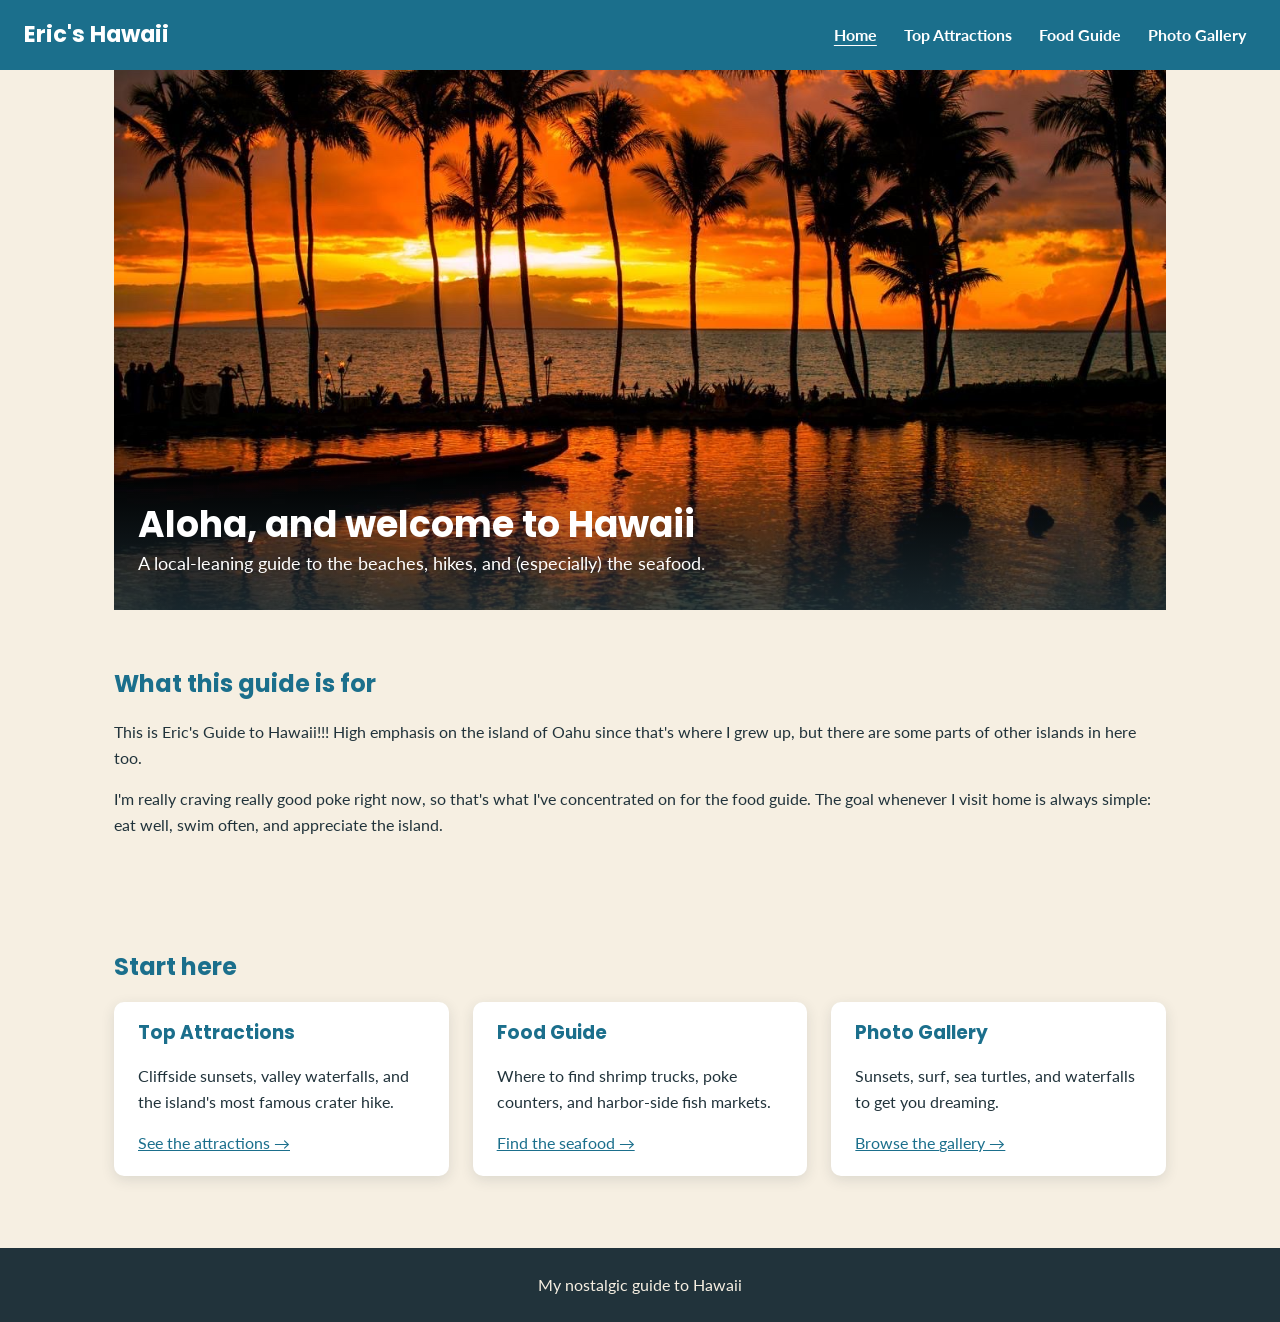
<file: index.html>
<!DOCTYPE html>
<html lang="en">
<head>
  <meta charset="UTF-8" />
  <!-- Tells mobile browsers to use the device width instead of pretending to be a
       980px desktop. Required for the media queries in Milestone 4 to take effect. -->
  <meta name="viewport" content="width=device-width, initial-scale=1.0" />
  <title>Globetrotter | Hawaii</title>
  <!-- Google Fonts: preconnect speeds up the font download; the stylesheet pulls
       Poppins (headings) and Lato (body). -->
  <link rel="preconnect" href="https://fonts.googleapis.com" />
  <link rel="preconnect" href="https://fonts.gstatic.com" crossorigin />
  <link href="https://fonts.googleapis.com/css2?family=Lato:wght@400;700&family=Poppins:wght@500;600;700&display=swap" rel="stylesheet" />
  <link rel="stylesheet" href="css/styles.css" />
</head>
<body>
  <!-- This header + nav block is identical on every page. In plain HTML there's no
       "include" mechanism, so it's copied into each file. If one nav link changes,
       it has to change in all four pages. -->
  <header class="site-header">
    <a class="site-logo" href="index.html">Eric's Hawaii</a>
    <nav class="site-nav" aria-label="Primary">
      <ul class="nav-list">
        <li><a href="index.html" aria-current="page">Home</a></li>
        <li><a href="attractions.html">Top Attractions</a></li>
        <li><a href="food-guide.html">Food Guide</a></li>
        <li><a href="gallery.html">Photo Gallery</a></li>
      </ul>
    </nav>
  </header>

  <!-- <main> marks the one block of content unique to this page. Screen readers can
       jump straight to it, skipping the repeated header/nav. -->
  <main>
    <!-- The hero: the big first impression. The image lives in CSS as a background
         later; for now it's a real <img> so it shows up before styling exists. -->
    <section class="hero">
      <img class="hero-image" src="images/hero-beach.jpg" alt="A turquoise Hawaiian beach with palm trees" />
      <div class="hero-text">
        <h1>Aloha, and welcome to Hawaii</h1>
        <p class="hero-tagline">A local-leaning guide to the beaches, hikes, and (especially) the seafood.</p>
      </div>
    </section>

    <section class="intro">
      <h2>What this guide is for</h2>
      <p>
        This is Eric's Guide to Hawaii!!! High emphasis on the island of Oahu since
        that's where I grew up, but there are some parts of other islands in here too.
      </p>
      <p>
        I'm really craving really good poke right now, so that's what I've concentrated
        on for the food guide. The goal whenever I visit home is always simple: eat well,
        swim often, and appreciate the island.
      </p>
    </section>

    <!-- A short three-up summary that links out to the subpages. Each block is an
         <article> because it's a self-contained teaser that could stand on its own. -->
    <section class="highlights">
      <h2>Start here</h2>
      <div class="highlight-grid">
        <article class="highlight-card">
          <h3>Top Attractions</h3>
          <p>Cliffside sunsets, valley waterfalls, and the island's most famous crater hike.</p>
          <a href="attractions.html">See the attractions &rarr;</a>
        </article>
        <article class="highlight-card">
          <h3>Food Guide</h3>
          <p>Where to find shrimp trucks, poke counters, and harbor-side fish markets.</p>
          <a href="food-guide.html">Find the seafood &rarr;</a>
        </article>
        <article class="highlight-card">
          <h3>Photo Gallery</h3>
          <p>Sunsets, surf, sea turtles, and waterfalls to get you dreaming.</p>
          <a href="gallery.html">Browse the gallery &rarr;</a>
        </article>
      </div>
    </section>
  </main>

  <footer class="site-footer">
    <p>My nostalgic guide to Hawaii</p>
  </footer>
</body>
</html>
</file>
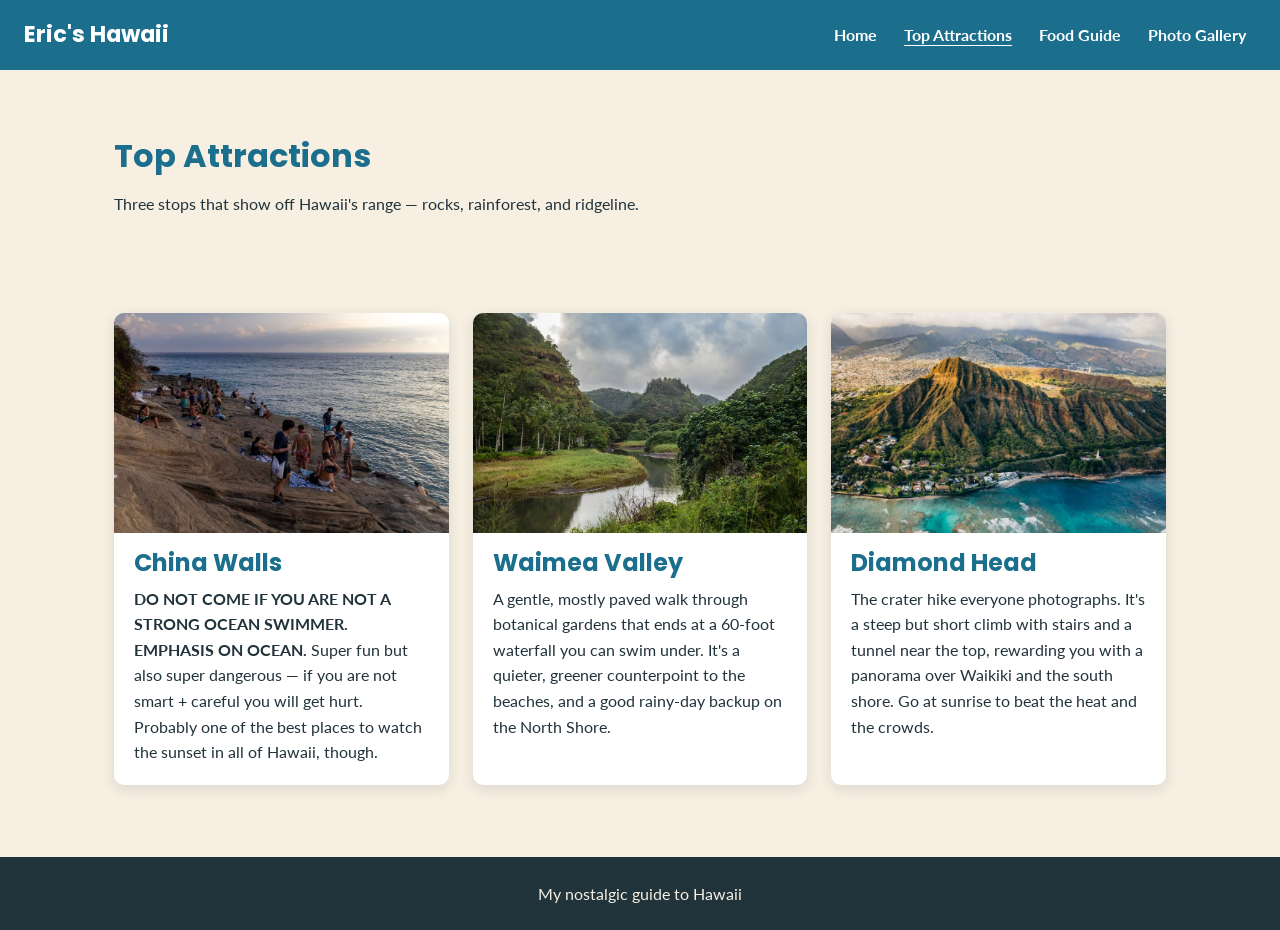
<file: attractions.html>
<!DOCTYPE html>
<html lang="en">
<head>
  <meta charset="UTF-8" />
  <meta name="viewport" content="width=device-width, initial-scale=1.0" />
  <title>Globetrotter | Top Attractions</title>
  <link rel="preconnect" href="https://fonts.googleapis.com" />
  <link rel="preconnect" href="https://fonts.gstatic.com" crossorigin />
  <link href="https://fonts.googleapis.com/css2?family=Lato:wght@400;700&family=Poppins:wght@500;600;700&display=swap" rel="stylesheet" />
  <link rel="stylesheet" href="css/styles.css" />
</head>
<body>
  <header class="site-header">
    <a class="site-logo" href="index.html">Eric's Hawaii</a>
    <nav class="site-nav" aria-label="Primary">
      <ul class="nav-list">
        <li><a href="index.html">Home</a></li>
        <li><a href="attractions.html" aria-current="page">Top Attractions</a></li>
        <li><a href="food-guide.html">Food Guide</a></li>
        <li><a href="gallery.html">Photo Gallery</a></li>
      </ul>
    </nav>
  </header>

  <main>
    <section class="page-intro">
      <h1>Top Attractions</h1>
      <p>Three stops that show off Hawaii's range &mdash; rocks, rainforest, and ridgeline.</p>
    </section>

    <!-- Each attraction is an <article>: a standalone unit of content with the same
         shape (image, title, description). Keeping the inner structure identical is
         what lets one CSS rule style all three the same way. -->
    <section class="attraction-list">
      <article class="attraction-card">
        <img class="attraction-image" src="images/china-walls.jpg" alt="People gathered on the rocky ledge at China Walls watching the sunset over the ocean" />
        <h2 class="attraction-name">China Walls</h2>
        <p class="attraction-description">
          <strong>DO NOT COME IF YOU ARE NOT A STRONG OCEAN SWIMMER. EMPHASIS ON OCEAN.</strong>
          Super fun but also super dangerous &mdash; if you are not smart + careful you will
          get hurt. Probably one of the best places to watch the sunset in all of Hawaii, though.
        </p>
      </article>

      <article class="attraction-card">
        <img class="attraction-image" src="images/waimea-valley.jpg" alt="A waterfall at the end of the Waimea Valley trail" />
        <h2 class="attraction-name">Waimea Valley</h2>
        <p class="attraction-description">
          A gentle, mostly paved walk through botanical gardens that ends at a
          60-foot waterfall you can swim under. It's a quieter, greener counterpoint
          to the beaches, and a good rainy-day backup on the North Shore.
        </p>
      </article>

      <article class="attraction-card">
        <img class="attraction-image" src="images/diamond-head.jpg" alt="The view from the summit of Diamond Head crater" />
        <h2 class="attraction-name">Diamond Head</h2>
        <p class="attraction-description">
          The crater hike everyone photographs. It's a steep but short climb with
          stairs and a tunnel near the top, rewarding you with a panorama over Waikiki
          and the south shore. Go at sunrise to beat the heat and the crowds.
        </p>
      </article>
    </section>
  </main>

  <footer class="site-footer">
    <p>My nostalgic guide to Hawaii</p>
  </footer>
</body>
</html>
</file>
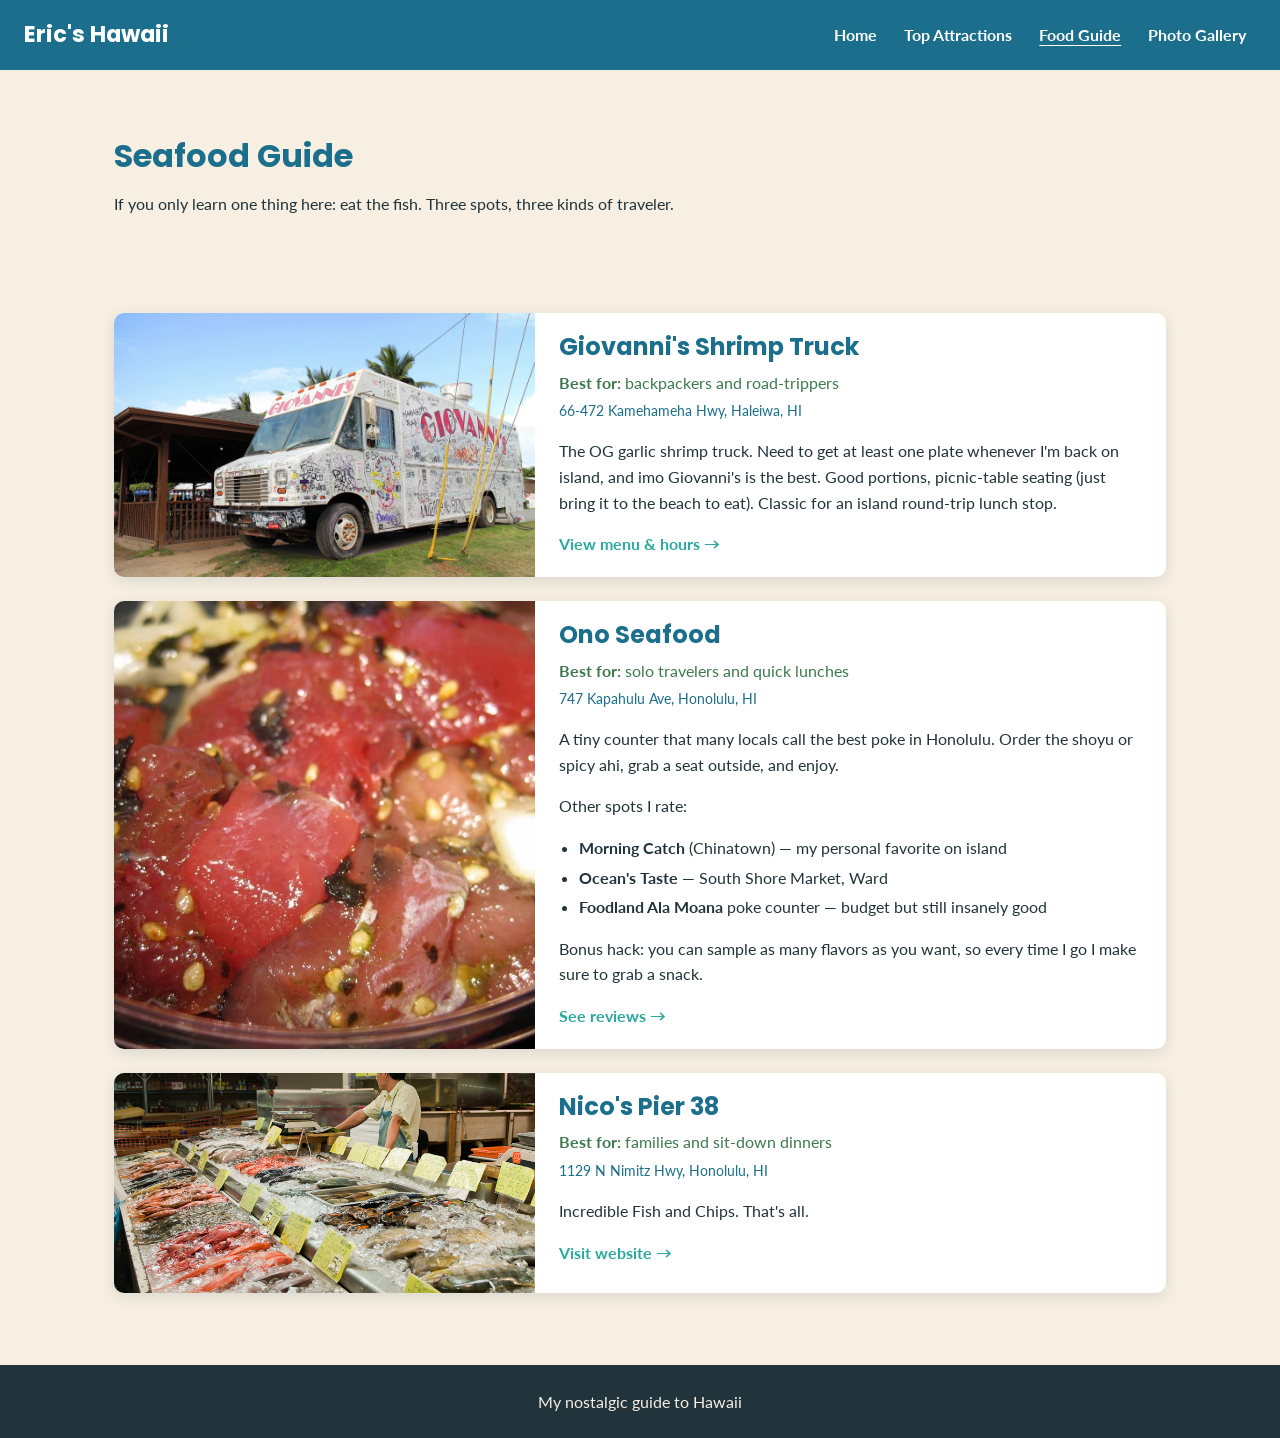
<file: food-guide.html>
<!DOCTYPE html>
<html lang="en">
<head>
  <meta charset="UTF-8" />
  <meta name="viewport" content="width=device-width, initial-scale=1.0" />
  <title>Globetrotter | Food Guide</title>
  <link rel="preconnect" href="https://fonts.googleapis.com" />
  <link rel="preconnect" href="https://fonts.gstatic.com" crossorigin />
  <link href="https://fonts.googleapis.com/css2?family=Lato:wght@400;700&family=Poppins:wght@500;600;700&display=swap" rel="stylesheet" />
  <link rel="stylesheet" href="css/styles.css" />
</head>
<body>
  <header class="site-header">
    <a class="site-logo" href="index.html">Eric's Hawaii</a>
    <nav class="site-nav" aria-label="Primary">
      <ul class="nav-list">
        <li><a href="index.html">Home</a></li>
        <li><a href="attractions.html">Top Attractions</a></li>
        <li><a href="food-guide.html" aria-current="page">Food Guide</a></li>
        <li><a href="gallery.html">Photo Gallery</a></li>
      </ul>
    </nav>
  </header>

  <main>
    <section class="page-intro">
      <h1>Seafood Guide</h1>
      <p>If you only learn one thing here: eat the fish. Three spots, three kinds of traveler.</p>
    </section>

    <section class="food-list">
      <!-- Each entry is an <article>. The address uses the <address> element, which
           is the semantically correct tag for contact/location info. The "more info"
           link opens in a new tab (target="_blank"); rel="noopener" is a small
           security habit that stops the new page from controlling this one. -->
      <article class="food-card">
        <div class="food-media">
          <img class="food-image" src="images/shrimp-truck.jpg" alt="Garlic shrimp plate from a North Shore food truck" />
        </div>
        <div class="food-body">
          <h2 class="food-name">Giovanni's Shrimp Truck</h2>
          <p class="food-audience"><strong>Best for:</strong> backpackers and road-trippers</p>
          <address class="food-address">66-472 Kamehameha Hwy, Haleiwa, HI</address>
          <p class="food-description">
            The OG garlic shrimp truck. Need to get at least one plate whenever I'm back
            on island, and imo Giovanni's is the best. Good portions, picnic-table seating
            (just bring it to the beach to eat). Classic for an island round-trip lunch stop.
          </p>
          <a class="food-link" href="https://www.giovannisshrimptruck.com/" target="_blank" rel="noopener">
            View menu &amp; hours &rarr;
          </a>
        </div>
      </article>

      <article class="food-card">
        <div class="food-media">
          <img class="food-image" src="images/poke-bowl.jpg" alt="A fresh ahi poke bowl over rice" />
        </div>
        <div class="food-body">
          <h2 class="food-name">Ono Seafood</h2>
          <p class="food-audience"><strong>Best for:</strong> solo travelers and quick lunches</p>
          <address class="food-address">747 Kapahulu Ave, Honolulu, HI</address>
          <p class="food-description">
            A tiny counter that many locals call the best poke in Honolulu. Order the
            shoyu or spicy ahi, grab a seat outside, and enjoy.
          </p>
          <p class="food-description">Other spots I rate:</p>
          <ul class="food-alternatives">
            <li><strong>Morning Catch</strong> (Chinatown) &mdash; my personal favorite on island</li>
            <li><strong>Ocean's Taste</strong> &mdash; South Shore Market, Ward</li>
            <li><strong>Foodland Ala Moana</strong> poke counter &mdash; budget but still insanely good</li>
          </ul>
          <p class="food-description">
            Bonus hack: you can sample as many flavors as you want, so every time I go
            I make sure to grab a snack.
          </p>
          <a class="food-link" href="https://www.yelp.com/biz/ono-seafood-honolulu" target="_blank" rel="noopener">
            See reviews &rarr;
          </a>
        </div>
      </article>

      <article class="food-card">
        <div class="food-media">
          <img class="food-image" src="images/fish-market.jpg" alt="Fresh fish on ice at a harbor-side market" />
        </div>
        <div class="food-body">
          <h2 class="food-name">Nico's Pier 38</h2>
          <p class="food-audience"><strong>Best for:</strong> families and sit-down dinners</p>
          <address class="food-address">1129 N Nimitz Hwy, Honolulu, HI</address>
          <p class="food-description">
            Incredible Fish and Chips. That's all.
          </p>
          <a class="food-link" href="https://nicospier38.com/" target="_blank" rel="noopener">
            Visit website &rarr;
          </a>
        </div>
      </article>
    </section>
  </main>

  <footer class="site-footer">
    <p>My nostalgic guide to Hawaii</p>
  </footer>
</body>
</html>
</file>
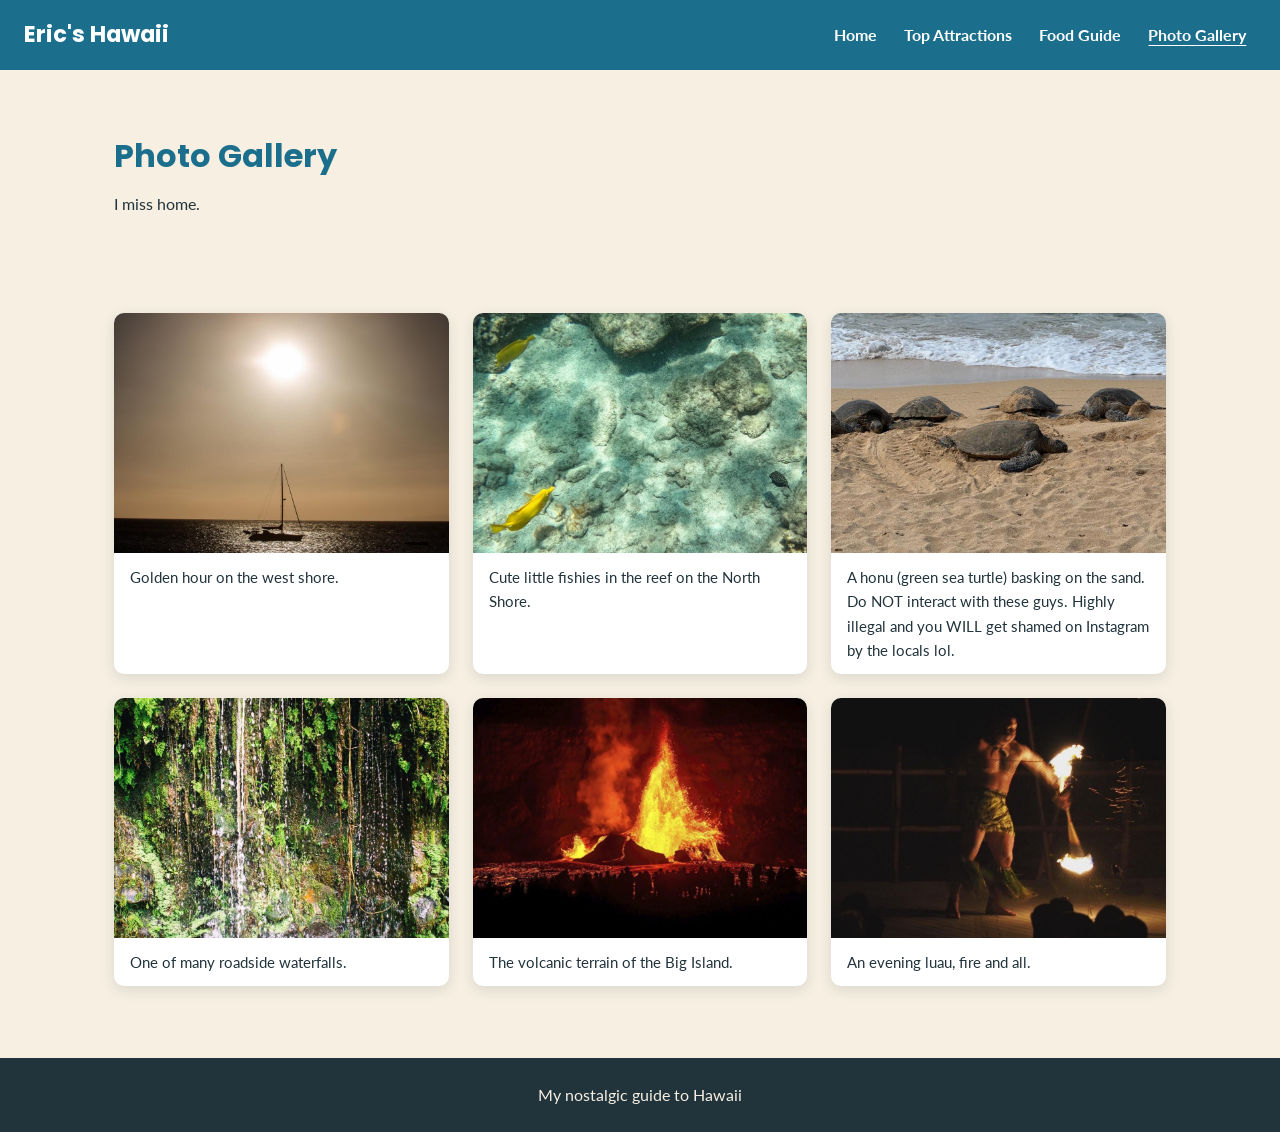
<file: gallery.html>
<!DOCTYPE html>
<html lang="en">
<head>
  <meta charset="UTF-8" />
  <meta name="viewport" content="width=device-width, initial-scale=1.0" />
  <title>Globetrotter | Photo Gallery</title>
  <link rel="preconnect" href="https://fonts.googleapis.com" />
  <link rel="preconnect" href="https://fonts.gstatic.com" crossorigin />
  <link href="https://fonts.googleapis.com/css2?family=Lato:wght@400;700&family=Poppins:wght@500;600;700&display=swap" rel="stylesheet" />
  <link rel="stylesheet" href="css/styles.css" />
</head>
<body>
  <header class="site-header">
    <a class="site-logo" href="index.html">Eric's Hawaii</a>
    <nav class="site-nav" aria-label="Primary">
      <ul class="nav-list">
        <li><a href="index.html">Home</a></li>
        <li><a href="attractions.html">Top Attractions</a></li>
        <li><a href="food-guide.html">Food Guide</a></li>
        <li><a href="gallery.html" aria-current="page">Photo Gallery</a></li>
      </ul>
    </nav>
  </header>

  <main>
    <section class="page-intro">
      <h1>Photo Gallery</h1>
      <p>I miss home.</p>
    </section>

    <!-- Each photo is a <figure> and its caption is a <figcaption>. This pairs the
         caption to the image as a single unit in the document outline, instead of
         leaving a loose <p> that just happens to sit near an <img>. The alt text
         describes the image for screen readers; the caption is the visible label. -->
    <section class="gallery">
      <figure class="gallery-item">
        <img src="images/gallery-sunset.jpg" alt="The sun setting over the Pacific Ocean" />
        <figcaption>Golden hour on the west shore.</figcaption>
      </figure>

      <figure class="gallery-item">
        <img src="images/gallery-surf.jpg" alt="Colorful fish on a coral reef" />
        <figcaption>Cute little fishies in the reef on the North Shore.</figcaption>
      </figure>

      <figure class="gallery-item">
        <img src="images/gallery-turtle.jpg" alt="A green sea turtle resting near the shore" />
        <figcaption>A honu (green sea turtle) basking on the sand. Do NOT interact with these guys. Highly illegal and you WILL get shamed on Instagram by the locals lol.</figcaption>
      </figure>

      <figure class="gallery-item">
        <img src="images/gallery-waterfall.jpg" alt="A waterfall surrounded by tropical greenery" />
        <figcaption>One of many roadside waterfalls.</figcaption>
      </figure>

      <figure class="gallery-item">
        <img src="images/gallery-volcano.jpg" alt="A volcanic landscape with hardened lava fields" />
        <figcaption>The volcanic terrain of the Big Island.</figcaption>
      </figure>

      <figure class="gallery-item">
        <img src="images/gallery-luau.jpg" alt="A traditional Hawaiian luau gathering at dusk" />
        <figcaption>An evening luau, fire and all.</figcaption>
      </figure>
    </section>
  </main>

  <footer class="site-footer">
    <p>My nostalgic guide to Hawaii</p>
  </footer>
</body>
</html>
</file>
<file: css/styles.css>
/* Globetrotter shared stylesheet.
   Linked by every page so the nav, colors, and cards stay identical site-wide.

   Milestone 2 = look (color + type + spacing). Layout into rows/columns comes in
   Milestone 3 (Flexbox); responsive breakpoints come in Milestone 4. */

/* ------------------------------------------------------------------ *
 * 1. Design tokens
 * Custom properties (CSS variables) hold the palette in one place. Change
 * a value here and it updates everywhere it's referenced via var(--name).
 * This is like a config/constants file rather than hard-coding hex values
 * all over the stylesheet.
 * ------------------------------------------------------------------ */
:root {
  --ocean: #1b6f8c;
  --lagoon: #2aa9a0;
  --palm: #3c7a4f;
  --sand: #f6efe2;
  --sun: #f4a259;
  --ink: #21333b;        /* near-black text, tinted slightly blue-green */
  --white: #ffffff;

  --font-heading: "Poppins", system-ui, sans-serif;
  --font-body: "Lato", system-ui, sans-serif;

  --radius: 10px;
  --shadow: 0 4px 14px rgba(33, 51, 59, 0.12);
}

/* ------------------------------------------------------------------ *
 * 2. Base / reset
 * box-sizing: border-box makes padding/border count *inside* an element's
 * width, so a 300px box with padding stays 300px. The * selector applies it
 * to everything. Removing default body margin avoids a stray gap at the top.
 * ------------------------------------------------------------------ */
* {
  box-sizing: border-box;
}

body {
  margin: 0;
  font-family: var(--font-body);
  color: var(--ink);
  background-color: var(--sand);
  line-height: 1.6;
}

h1, h2, h3 {
  font-family: var(--font-heading);
  line-height: 1.2;
  color: var(--ocean);
}

a {
  color: var(--ocean);
}

/* Stop images from ever spilling past their container. display:block removes
   the small gap browsers leave under inline images. */
img {
  max-width: 100%;
  display: block;
}

/* ------------------------------------------------------------------ *
 * 3. Header + navigation
 * Styled here (colors, spacing, hover); the horizontal row layout is added
 * with Flexbox in Milestone 3.
 * ------------------------------------------------------------------ */
.site-header {
  background-color: var(--ocean);
  padding: 1rem 1.5rem;
}

.site-logo {
  font-family: var(--font-heading);
  font-weight: 700;
  font-size: 1.4rem;
  color: var(--white);
  text-decoration: none;
}

/* Strip the default bullets and indentation off the nav list. */
.nav-list {
  list-style: none;
  margin: 0;
  padding: 0;
}

.nav-list a {
  display: inline-block;
  padding: 0.4rem 0.6rem;
  color: var(--white);
  text-decoration: none;
  font-weight: 700;
  border-radius: 6px;
}

.nav-list a:hover {
  background-color: var(--lagoon);
}

/* aria-current="page" marks the link for the page you're on; this gives it a
   subtle underline so users can see where they are. */
.nav-list a[aria-current="page"] {
  text-decoration: underline;
  text-underline-offset: 4px;
}

/* ------------------------------------------------------------------ *
 * 4. Hero (home page)
 * The text sits on top of the image. position:relative on the section makes
 * it the anchor for the absolutely-positioned caption.
 * ------------------------------------------------------------------ */
.hero {
  position: relative;
}

.hero-image {
  width: 100%;
  height: 60vh;          /* 60% of the viewport height for a tall, immersive banner */
  object-fit: cover;     /* crop to fill instead of squishing the photo */
}

.hero-text {
  position: absolute;
  bottom: 0;
  left: 0;
  right: 0;
  padding: 2rem 1.5rem;
  /* A dark gradient fading up from the bottom keeps white text readable over
     any photo without hiding the image. */
  background: linear-gradient(to top, rgba(33, 51, 59, 0.75), rgba(33, 51, 59, 0));
  color: var(--white);
}

.hero-text h1 {
  color: var(--white);
  margin: 0 0 0.25rem;
  font-size: 2.25rem;
}

.hero-tagline {
  margin: 0;
  font-size: 1.1rem;
}

/* ------------------------------------------------------------------ *
 * 5. Generic content sections
 * A shared max-width + auto side margins centers content in a readable column
 * instead of stretching full-width on big screens.
 * ------------------------------------------------------------------ */
main {
  max-width: 1100px;
  margin: 0 auto;
  padding: 0 1.5rem;
}

.intro,
.highlights,
.page-intro,
.attraction-list,
.food-list,
.gallery {
  padding: 2.5rem 0;
}

.page-intro h1 {
  font-size: 2rem;
  margin-bottom: 0.25rem;
}

/* ------------------------------------------------------------------ *
 * 6. Cards (home highlights, attractions, food)
 * Shared card look: white background, rounded corners, soft shadow. The
 * arrangement into columns is Flexbox in Milestone 3.
 * ------------------------------------------------------------------ */
.highlight-card,
.attraction-card,
.food-card {
  background-color: var(--white);
  border-radius: var(--radius);
  box-shadow: var(--shadow);
  overflow: hidden;       /* clips the image's corners to the rounded card */
  margin-bottom: 1.5rem;
}

.highlight-card {
  padding: 1.25rem 1.5rem;
}

.highlight-card h3 {
  margin-top: 0;
}

.attraction-image,
.food-image {
  width: 100%;
  height: 220px;
  object-fit: cover;
}

.attraction-name,
.food-name {
  margin: 1rem 1.25rem 0.5rem;
}

.attraction-description,
.food-body {
  margin: 0;
  padding: 0 1.25rem 1.25rem;
}

.food-audience {
  color: var(--palm);
  margin: 0 0 0.25rem;
}

/* <address> defaults to italic; restyle it as a small, plain location line. */
.food-address {
  font-style: normal;
  font-size: 0.9rem;
  color: var(--ocean);
  margin: 0 0 0.75rem;
}

.food-link {
  font-weight: 700;
  color: var(--lagoon);
  text-decoration: none;
}

.food-link:hover {
  text-decoration: underline;
}

/* Pull the alternatives list in from the browser's default deep indent and give
   the items a little breathing room. */
.food-alternatives {
  margin: 0 0 0.75rem;
  padding-left: 1.25rem;
}

.food-alternatives li {
  margin-bottom: 0.25rem;
}

/* ------------------------------------------------------------------ *
 * 7. Gallery
 * Same card treatment for each figure; the grid layout is Flexbox in M3.
 * ------------------------------------------------------------------ */
.gallery-item {
  margin: 0 0 1.5rem;
  background-color: var(--white);
  border-radius: var(--radius);
  box-shadow: var(--shadow);
  overflow: hidden;
}

.gallery-item img {
  width: 100%;
  height: 240px;
  object-fit: cover;
}

.gallery-item figcaption {
  padding: 0.75rem 1rem;
  font-size: 0.95rem;
}

/* ------------------------------------------------------------------ *
 * 8. Footer
 * ------------------------------------------------------------------ */
.site-footer {
  background-color: var(--ink);
  color: var(--sand);
  text-align: center;
  padding: 1.5rem;
  margin-top: 2rem;
}

.site-footer p {
  margin: 0;
}

/* ================================================================== *
 * MILESTONE 3: FLEXBOX LAYOUT
 * Flexbox turns a container into a flex context; its direct children become
 * flex items that line up along a main axis (row by default). This is where
 * the stacked Milestone 2 elements become rows and grids.
 * ================================================================== */

/* --- Header: logo left, nav right, on one line --- */
.site-header {
  display: flex;
  justify-content: space-between;  /* max space between logo and nav */
  align-items: center;             /* vertically center them */
  flex-wrap: wrap;                 /* allow nav to drop below logo if cramped */
  gap: 0.5rem;
}

.nav-list {
  display: flex;
  flex-wrap: wrap;
  gap: 0.5rem;
}

/* --- Home highlight cards: 3 across, wrapping --- */
.highlight-grid {
  display: flex;
  flex-wrap: wrap;
  gap: 1.5rem;
}

/* flex: 1 1 260px = grow to fill, shrink if needed, but aim for ~260px wide.
   When three no longer fit at 260px each, flex-wrap drops them to a new row. */
.highlight-card {
  flex: 1 1 260px;
  margin-bottom: 0;   /* gap handles spacing now, so drop the M2 margin */
}

/* --- Attractions: 3 cards across, wrapping --- */
.attraction-list {
  display: flex;
  flex-wrap: wrap;
  gap: 1.5rem;
}

.attraction-card {
  flex: 1 1 280px;
  margin-bottom: 0;
}

/* --- Food guide: image beside text in each entry --- */
.food-list {
  display: flex;
  flex-direction: column;  /* stack the entries vertically... */
  gap: 1.5rem;
}

.food-card {
  display: flex;           /* ...but lay out each entry as a row */
  align-items: stretch;
  margin-bottom: 0;
}

/* The image sits in a .food-media wrapper that takes ~40% width and stretches to
   the full card height (align-items: stretch on .food-card). The image is then
   positioned to fill that wrapper and crops with object-fit, so it matches the
   text height whether the text is short or long -- no leftover gap above or below. */
.food-media {
  flex: 0 0 40%;
  position: relative;
  min-height: 220px;       /* a sensible floor when a card's text is very short */
}

.food-image {
  position: absolute;
  inset: 0;                /* shorthand for top/right/bottom/left: 0 */
  width: 100%;
  height: 100%;
  object-fit: cover;
}

/* The text column takes the remaining space and gets its own padding now that
   it sits beside the image instead of below it. */
.food-body {
  flex: 1;
  padding: 1.25rem 1.5rem;
}

.food-name {
  margin: 0 0 0.5rem;
}

/* --- Gallery: flexible grid of figures, ~3 per row --- */
.gallery {
  display: flex;
  flex-wrap: wrap;
  gap: 1.5rem;
}

.gallery-item {
  flex: 1 1 280px;
  margin-bottom: 0;
}

/* ================================================================== *
 * MILESTONE 4: RESPONSIVE / MEDIA QUERIES
 * A media query applies its rules only when the condition is true. These use
 * max-width (override downward from the desktop base). Because the cards
 * already wrap via flex, the queries mostly handle the things that don't fix
 * themselves: the nav, the hero size, and the food card's image/text relationship.
 * ================================================================== */

/* --- Tablet and below (<= 1024px): tighten the hero a little --- */
@media (max-width: 1024px) {
  .hero-image {
    height: 50vh;
  }

  .hero-text h1 {
    font-size: 1.9rem;
  }
}

/* --- Phones (<= 600px): the big layout shifts --- */
@media (max-width: 600px) {
  /* Stack the logo above centered nav links so they're tap-friendly. */
  .site-header {
    flex-direction: column;
    text-align: center;
  }

  /* Full width gives flex-wrap a boundary to wrap the links against; without
     this the list shrinks to its content and overflows the screen. */
  .nav-list {
    width: 100%;
    justify-content: center;
  }

  /* Hero shrinks so content below is reachable without a long scroll. */
  .hero-image {
    height: 40vh;
  }

  .hero-text h1 {
    font-size: 1.5rem;
  }

  /* Force a single column for all card groups by letting each card take the
     full row width (flex-basis 100%). */
  .highlight-card,
  .attraction-card,
  .gallery-item {
    flex-basis: 100%;
  }

  /* The meaningful mobile change: food entries go from side-by-side to a
     stacked card (image on top, text below). */
  .food-card {
    flex-direction: column;
  }

  /* Stacked: the media wrapper becomes a full-width band on top with a fixed
     height; the image still fills it. */
  .food-media {
    flex-basis: auto;
    width: 100%;
    height: 200px;
    min-height: 0;
  }

  /* Smaller side padding so content isn't cramped on a narrow screen. */
  main {
    padding: 0 1rem;
  }
}
</file>
